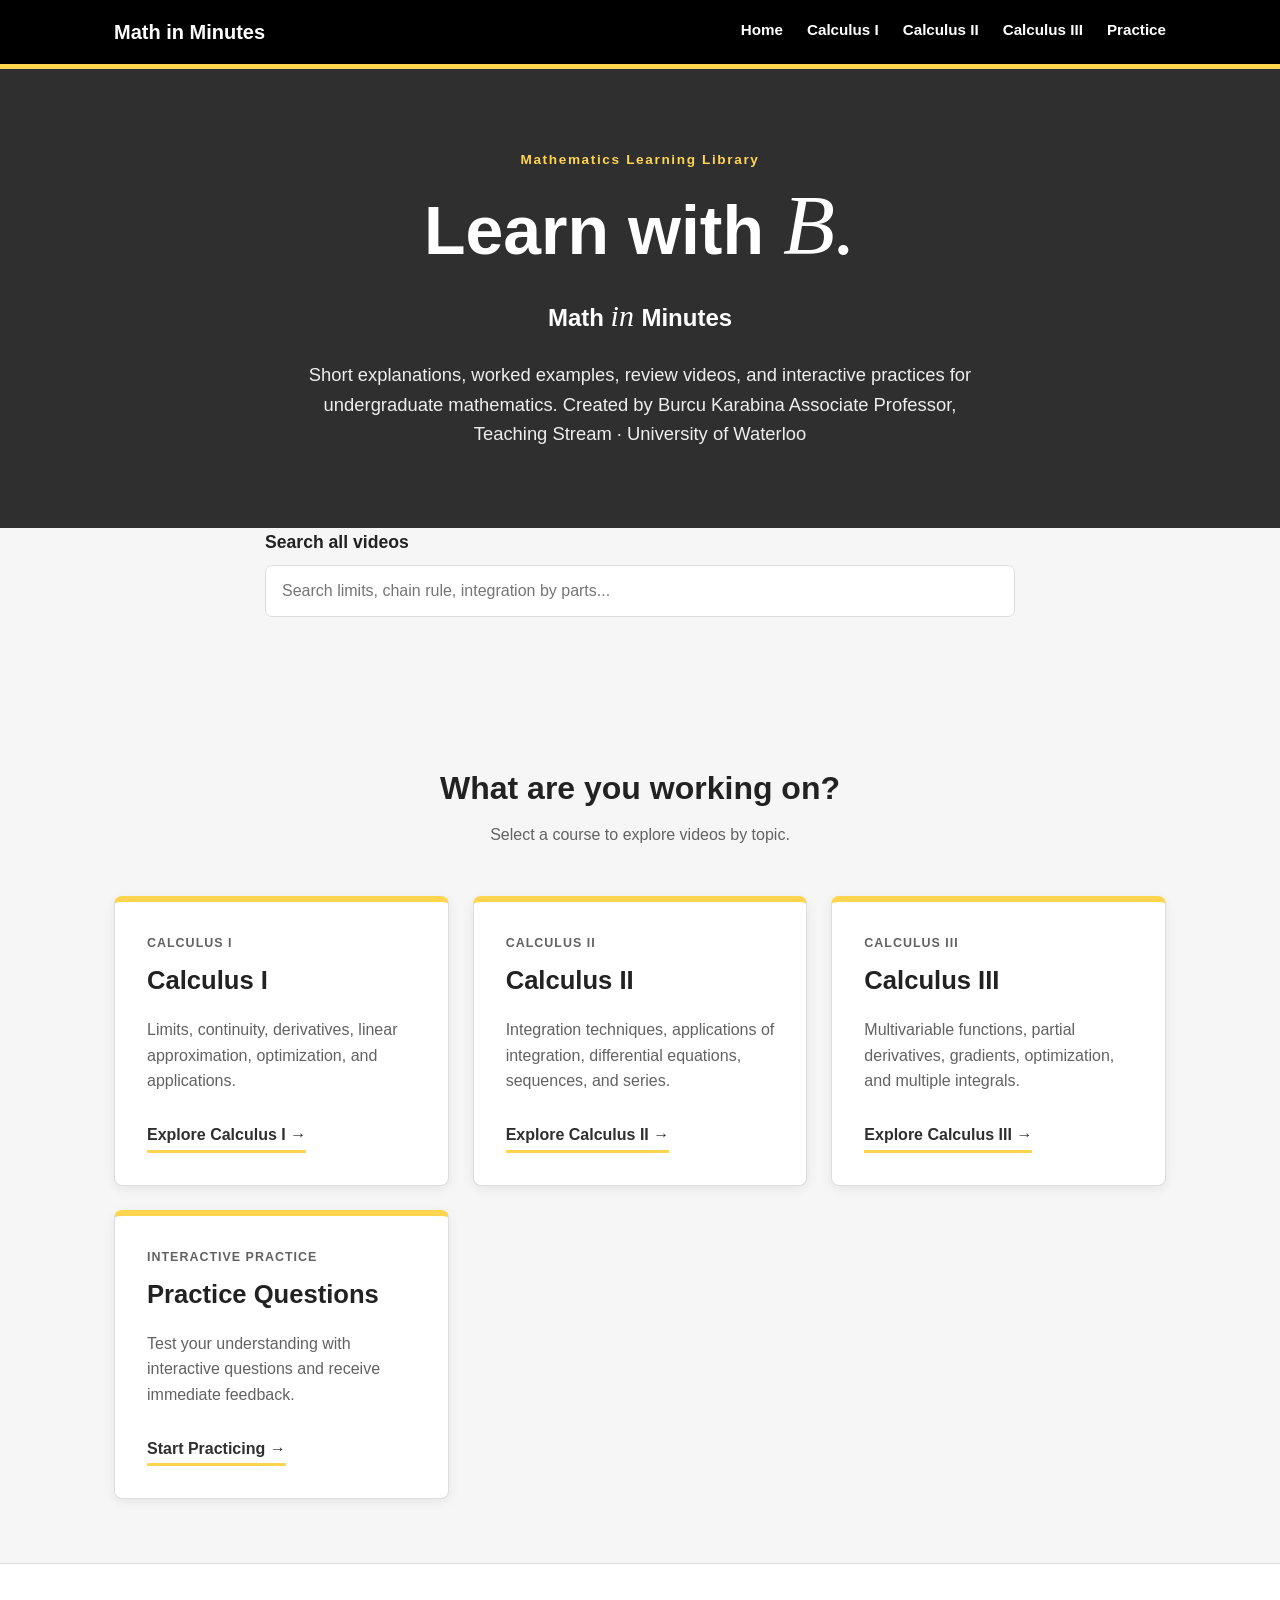
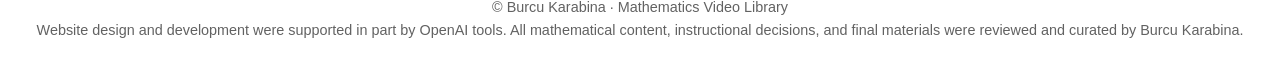
<file: index.html>
<!DOCTYPE html>
<html lang="en">
<head>
  <meta charset="UTF-8">
  <meta name="viewport" content="width=device-width, initial-scale=1.0">

  <title>Math in Minutes | Burcu Karabina</title>

  <link rel="stylesheet" href="style.css">
</head>

<body>

  <header class="site-header">
    <div class="header-inner">
      <a class="site-title" href="index.html">Math in Minutes</a>

      <nav aria-label="Main navigation">
  <a href="index.html">Home</a>
  <a href="calculus-1.html">Calculus I</a>
  <a href="calculus-2.html">Calculus II</a>
  <a href="calculus-3.html">Calculus III</a>
  <a href="practice.html">Practice</a>
</nav>
    </div>
  </header>

  <section class="hero">
    <div class="hero-content">
      <p class="eyebrow">Mathematics Learning Library</p>

      <h1>Learn with <span class="fancy-b">B.</span></h1>
      <h2>Math <span class="fancy-b">in </span> Minutes</h2>

      <p class="hero-text">
        Short explanations, worked examples, review videos, and interactive practices
        for undergraduate mathematics. Created by Burcu Karabina
Associate Professor, Teaching Stream · University of Waterloo
      </p>
    </div>
  </section>
<section class="global-search-section">

  <label for="global-search">Search all videos</label>

  <input
    type="search"
    id="global-search"
    placeholder="Search limits, chain rule, integration by parts..."
  >

  <div id="search-results"></div>

</section>
  <main>

    <section class="intro">
      <h2>What are you working on?</h2>

      <p>
        Select a course to explore videos by topic.
      </p>
    </section>

    <section class="courses" aria-label="Available courses">

      <article class="course-card">
        <p class="course-label">CALCULUS I</p>

        <h2>Calculus I</h2>

        <p>
          Limits, continuity, derivatives, linear approximation,
          optimization, and applications.
        </p>

        <a class="course-link" href="calculus-1.html">
          Explore Calculus I →
        </a>
      </article>

      <article class="course-card">
        <p class="course-label">CALCULUS II</p>

        <h2>Calculus II</h2>

        <p>
          Integration techniques, applications of integration,
          differential equations, sequences, and series.
        </p>

        <a class="course-link" href="calculus-2.html">
          Explore Calculus II →
        </a>
      </article>

      <article class="course-card">
        <p class="course-label">CALCULUS III</p>

        <h2>Calculus III</h2>

        <p>
          Multivariable functions, partial derivatives,
          gradients, optimization, and multiple integrals.
        </p>

        <a class="course-link" href="calculus-3.html">
          Explore Calculus III →
        </a>
      </article>
      <article class="course-card">
  <p class="course-label">INTERACTIVE PRACTICE</p>

  <h2>Practice Questions</h2>

  <p>
    Test your understanding with interactive questions
    and receive immediate feedback.
  </p>

  <a class="course-link" href="practice.html">
    Start Practicing →
  </a>
</article>

    </section>

  </main>

  <footer>
    <p>© Burcu Karabina · Mathematics Video Library</p>
     <p>
    Website design and development were supported in part by OpenAI tools.
    All mathematical content, instructional decisions, and final materials
    were reviewed and curated by Burcu Karabina.
  </p>
  </footer>
<script src="videos.js"></script>

<script>
  const searchInput = document.getElementById("global-search");
  const resultsContainer = document.getElementById("search-results");

  searchInput.addEventListener("input", () => {
    const term = searchInput.value.toLowerCase().trim();

    resultsContainer.innerHTML = "";

    if (term === "") {
      return;
    }

    const matches = videos.filter(video =>
      video.title.toLowerCase().includes(term) ||
      video.topic.toLowerCase().includes(term) ||
      video.section.toLowerCase().includes(term) ||
      video.description.toLowerCase().includes(term) ||
      video.courseName.toLowerCase().includes(term)
    );

    if (matches.length === 0) {
      resultsContainer.innerHTML =
        '<p class="no-results">No matching videos found.</p>';
      return;
    }

    matches.forEach(video => {
      const result = document.createElement("a");

      result.className = "search-result";

      result.href = `${video.page}#${video.id}`;

      result.innerHTML = `
        <span class="search-course">
          ${video.courseName}
        </span>

        <strong>${video.title}</strong>

        <span>${video.section}</span>
      `;

      resultsContainer.appendChild(result);
    });
  });
</script>
</body>
</html>
</file>
<file: style.css>
/* =========================================
   UW-INSPIRED COLOUR PALETTE
========================================= */

:root {
  --uw-black: #000000;
  --uw-charcoal: #2f2f2f;

  --uw-gold: #ffd54f;
  --uw-light-gold: #fff6cc;

  --uw-teal: #007c89;

  --background: #f6f6f6;
  --surface: #ffffff;

  --text: #222222;
  --muted-text: #626262;
  --border: #dddddd;

  --max-width: 1100px;

  /* Practice activity accents */
  --sorting-bank-bg: #ffeaa0;
  --sorting-drop-bg: #fff4cc;
}


/* =========================================
   BASE
========================================= */

* {
  box-sizing: border-box;
}

html {
  scroll-behavior: smooth;
}

body {
  margin: 0;

  font-family:
    Arial,
    Helvetica,
    sans-serif;

  background: var(--background);
  color: var(--text);

  line-height: 1.6;
}

a {
  color: inherit;
}


/* =========================================
   NAVIGATION
========================================= */

.site-header {
  background: var(--uw-black);
  color: white;

  border-bottom: 5px solid var(--uw-gold);
}

.header-inner {
  max-width: var(--max-width);

  margin: 0 auto;
  padding: 1rem 1.5rem;

  display: flex;
  align-items: center;
  justify-content: space-between;

  gap: 2rem;
}

.site-title {
  font-size: 1.25rem;
  font-weight: 700;

  text-decoration: none;
}

nav {
  display: flex;
  gap: 1.5rem;
}

nav a {
  color: white;

  font-size: 0.95rem;
  font-weight: 600;

  text-decoration: none;

  padding-bottom: 3px;
}

nav a:hover {
  border-bottom: 3px solid var(--uw-gold);
}


/* =========================================
   HERO
========================================= */

.hero {
  background: var(--uw-charcoal);
  color: white;

  padding: 5rem 1.5rem;
}

.hero-content {
  max-width: var(--max-width);

  margin: 0 auto;
  text-align: center;
}

.eyebrow {
  margin: 0 0 0.5rem;

  color: var(--uw-gold);

  font-size: 0.85rem;
  font-weight: 700;

  letter-spacing: 0.12em;
}

.hero h1 {
  margin: 0;

  font-size: clamp(2.5rem, 6vw, 4.25rem);
  line-height: 1.1;
}

.hero-text {
  max-width: 700px;

  margin: 1rem auto 0;

  color: #eeeeee;

  font-size: 1.15rem;
}


/* =========================================
   MAIN CONTENT
========================================= */

main {
  max-width: var(--max-width);

  margin: 0 auto;
  padding: 3.5rem 1.5rem 4rem;
}

.intro {
  max-width: 700px;

  margin: 0 auto 3rem;

  text-align: center;
}

.intro h2 {
  margin-bottom: 0.5rem;

  font-size: 2rem;
}

.intro p {
  margin-top: 0;

  color: var(--muted-text);
}


/* =========================================
   LEARN WITH B
========================================= */

.fancy-b {
  font-family:
    "Snell Roundhand",
    "Brush Script MT",
    "Segoe Script",
    cursive;

  font-size: 1.25em;
  font-weight: 400;
  font-style: italic;
}


/* =========================================
   COURSE CARDS
========================================= */

.courses {
  display: grid;

  grid-template-columns:
    repeat(auto-fit, minmax(250px, 1fr));

  gap: 1.5rem;
}

.course-card {
  background: var(--surface);

  border: 1px solid var(--border);
  border-top: 6px solid var(--uw-gold);

  border-radius: 8px;

  padding: 2rem;

  box-shadow:
    0 3px 12px rgba(0, 0, 0, 0.07);

  transition:
    transform 0.2s ease,
    box-shadow 0.2s ease;
}

.course-card:hover {
  transform: translateY(-4px);

  box-shadow:
    0 8px 20px rgba(0, 0, 0, 0.11);
}

.course-label {
  margin: 0 0 0.4rem;

  color: var(--uw-teal);

  font-size: 0.78rem;
  font-weight: 700;

  letter-spacing: 0.08em;
}

.course-card h2 {
  margin: 0 0 0.75rem;

  font-size: 1.6rem;
}

.course-card p {
  color: var(--muted-text);
}

.course-link {
  display: inline-block;

  margin-top: 0.75rem;

  color: var(--uw-charcoal);

  font-weight: 700;
  text-decoration: none;

  border-bottom: 3px solid var(--uw-gold);

  padding-bottom: 2px;
}

.course-link:hover {
  background: var(--uw-light-gold);
}


/* =========================================
   ACCESSIBILITY
========================================= */

a:focus-visible,
button:focus-visible,
input:focus-visible,
select:focus-visible,
.-item:focus-visible {
  outline: 3px solid var(--uw-teal);
  outline-offset: 4px;
}


/* =========================================
   FOOTER
========================================= */

footer {
  background: white;

  border-top: 1px solid var(--border);

  padding: 2rem 1.5rem;

  text-align: center;

  color: var(--muted-text);

  font-size: 0.9rem;
}

footer p {
  margin: 0;
}


/* =========================================
   COURSE PAGE
========================================= */

.course-hero {
  background: var(--uw-charcoal);
  color: white;

  padding: 3.5rem 1.5rem;
}

.course-hero-content {
  max-width: var(--max-width);

  margin: 0 auto;
}

.course-hero h1 {
  margin: 0;

  font-size: clamp(2.4rem, 5vw, 3.5rem);
}

.course-hero p {
  max-width: 700px;

  margin-top: 0.75rem;

  color: #eeeeee;
}


/* =========================================
   VIDEO SECTIONS
========================================= */

.video-section {
  margin-bottom: 4rem;
}

.video-section h2 {
  margin-bottom: 1.5rem;

  font-size: 1.8rem;
}


/* =========================================
   VIDEO GRID
========================================= */

.video-grid {
  display: grid;

  grid-template-columns:
    repeat(auto-fit, minmax(280px, 1fr));

  gap: 1.5rem;
}


/* =========================================
   VIDEO CARDS
========================================= */

.video-card {
  background: var(--surface);

  border: 1px solid var(--border);

  border-radius: 8px;

  overflow: hidden;

  box-shadow:
    0 3px 12px rgba(0, 0, 0, 0.07);

  scroll-margin-top: 100px;
}

.video-card:target {
  outline: 4px solid var(--uw-gold);
  outline-offset: 4px;
}

.video-placeholder {
  aspect-ratio: 16 / 9;

  background: var(--uw-charcoal);
  color: white;

  display: flex;
  align-items: center;
  justify-content: center;

  text-align: center;

  font-weight: 700;
}

.video-card-content {
  padding: 1.5rem;
}

.video-topic {
  margin: 0 0 0.3rem;

  color: var(--uw-teal);

  font-size: 0.75rem;
  font-weight: 700;

  letter-spacing: 0.08em;
}

.video-card h3 {
  margin: 0 0 0.5rem;

  font-size: 1.25rem;
}

.video-card p {
  color: var(--muted-text);
}


/* =========================================
   RESPONSIVE VIDEO EMBEDS
========================================= */

.video-wrapper {
  position: relative;

  width: 100%;
  aspect-ratio: 16 / 9;

  background: var(--uw-black);
}

.video-wrapper iframe {
  width: 100%;
  height: 100%;

  display: block;

  border: 0;
}


/* =========================================
   GLOBAL VIDEO SEARCH
========================================= */

.global-search-section {
  max-width: 750px;

  margin: 0 auto 4rem;
}

.global-search-section label {
  display: block;

  margin-bottom: 0.5rem;

  font-weight: 700;
  font-size: 1.1rem;
}

#global-search {
  width: 100%;

  padding: 1rem;

  border: 1px solid var(--border);
  border-radius: 7px;

  background: white;

  font-size: 1rem;
}

#global-search:focus {
  outline: 3px solid var(--uw-teal);
  outline-offset: 2px;
}

#search-results {
  margin-top: 0.75rem;
}

.search-result {
  display: grid;
  gap: 0.15rem;

  padding: 1rem;

  background: white;

  border: 1px solid var(--border);
  border-bottom: none;

  color: var(--text);
  text-decoration: none;
}

.search-result:first-child {
  border-radius: 7px 7px 0 0;
}

.search-result:last-child {
  border-bottom: 1px solid var(--border);
  border-radius: 0 0 7px 7px;
}

.search-result:only-child {
  border-bottom: 1px solid var(--border);
  border-radius: 7px;
}

.search-result:hover {
  background: var(--uw-light-gold);
}

.search-course {
  color: var(--uw-teal);

  font-size: 0.75rem;
  font-weight: 700;

  letter-spacing: 0.06em;
  text-transform: uppercase;
}

.search-result strong {
  font-size: 1.05rem;
}

.search-result span:last-child {
  color: var(--muted-text);
  font-size: 0.9rem;
}


/* =========================================
   INTERACTIVE PRACTICE
========================================= */

.practice-intro {
  max-width: 750px;

  margin-bottom: 3rem;
}

.practice-intro h2 {
  margin-bottom: 0.5rem;

  font-size: 2rem;
}

.practice-intro p {
  color: var(--muted-text);
}

.practice-section {
  margin-bottom: 4rem;
}

.practice-section > h2 {
  margin-bottom: 1.5rem;
  padding-bottom: 0.5rem;

  border-bottom: 4px solid var(--uw-gold);

  font-size: 1.8rem;
}


/* =========================================
   QUESTION CARDS
========================================= */

.question-card {
  background: var(--surface);

  border: 1px solid var(--border);
  border-radius: 8px;

  padding: 2rem;

  margin-bottom: 1.5rem;

  box-shadow:
    0 3px 12px rgba(0, 0, 0, 0.06);
}

.question-number {
  margin: 0 0 0.5rem;

  color: var(--uw-teal);

  font-size: 0.8rem;
  font-weight: 700;

  text-transform: uppercase;
  letter-spacing: 0.08em;
}

.question-card h3 {
  margin-top: 0;

  font-size: 1.15rem;
}


/* =========================================
   MULTIPLE CHOICE
========================================= */

.question-choices {
  display: grid;
  gap: 0.75rem;

  margin: 1.5rem 0;
}

.question-choice {
  display: flex;
  align-items: center;

  gap: 0.75rem;

  padding: 0.85rem 1rem;

  border: 1px solid var(--border);
  border-radius: 6px;

  cursor: pointer;

  background: white;
}

.question-choice:hover {
  background: var(--uw-light-gold);
}

.question-choice input {
  width: 18px;
  height: 18px;
}

/* =========================================
   RANDOMIZED MULTI-SELECT
========================================= */

.multi-select-options {
  display: flex;
  flex-direction: column;
  gap: 0.85rem;

  margin: 1.5rem 0;
}

.multi-select-option {
  display: flex;
  align-items: flex-start;

  gap: 0.9rem;

  padding: 1rem 1.1rem;

  background: white;

  border: 2px solid var(--border);
  border-radius: 10px;

  cursor: pointer;
}

.multi-select-option:hover {
  border-color: var(--uw-gold);
}

.multi-select-option input {
  margin-top: 0.25rem;

  transform: scale(1.15);
}

.multi-select-content {
  line-height: 1.6;
}

.multi-select-option.multi-select-correct {
  border-color: #2e7d32;
  background: #e8f5e9;
}

.multi-select-option.multi-select-incorrect {
  border-color: #c46a00;
  background: #fff3e0;
}

.multi-select-explanations {
  margin-top: 1rem;
}

.randomized-multi-select-question .random-question-actions {
  margin-top: 1.25rem;
}


/* =========================================
   BUTTONS
========================================= */

.check-answer {
  background: var(--uw-black);
  color: white;

  border: none;
  border-radius: 6px;

  padding: 0.75rem 1.25rem;

  font-size: 0.95rem;
  font-weight: 700;

  cursor: pointer;
}

.check-answer:hover {
  background: var(--uw-charcoal);
}


/* =========================================
   FEEDBACK
========================================= */

.question-feedback {
  margin-top: 1rem;

  padding: 1rem;

  border-radius: 6px;

  display: none;
}

.question-feedback:not(:empty) {
  display: block;
}

.feedback-correct {
  background: #e8f5e9;

  border-left: 5px solid #2e7d32;
}

.feedback-incorrect {
  background: #fff3e0;

  border-left: 5px solid #ef6c00;
}

.feedback-neutral {
  background: #f5f5f5;

  border-left: 5px solid var(--uw-charcoal);
}


/* =========================================
   SORTING BUCKET QUESTIONS
========================================= */

.sorting-question {
  padding: 2rem;
}

.sorting-instructions {
  margin-bottom: 1.5rem;

  color: var(--muted-text);

  line-height: 1.6;
}


/* Top bank */

.sorting-bank {
  margin: 1.5rem 0 0;

  border: 4px solid var(--uw-charcoal);
  border-bottom: 0;

  background: var(--sorting-bank-bg);

  padding: 1.25rem;
}

.sorting-bank h4 {
  margin: 0 0 1rem;

  font-size: 1.05rem;
  font-weight: 700;
}


/* Items waiting to be sorted */

.sorting-item-container {
  display: flex;
  flex-wrap: wrap;

  align-items: flex-start;

  gap: 0.9rem;
}

.sorting-item {
  display: inline-flex;
  align-items: center;

  gap: 0.55rem;

  min-height: 66px;

  padding: 0.85rem 1.1rem;

  background: white;

  border: 3px solid var(--uw-charcoal);
  border-radius: 9px;

  cursor: grab;

  transition:
    transform 0.15s ease,
    box-shadow 0.15s ease,
    border-color 0.15s ease,
    background 0.15s ease;
}

.sorting-item:hover {
  transform: translateY(-2px);

  box-shadow:
    0 4px 10px rgba(0, 0, 0, 0.12);
}

.sorting-item.selected {
  border-color: var(--uw-teal);

  background: #eefafa;
}

.sorting-item.dragging {
  opacity: 0.6;
}

.sorting-item-number {
  color: var(--uw-teal);

  font-weight: 700;
}

.sorting-item-content {
  font-size: 1.05rem;
}


/* Bottom bucket area */

.sorting-buckets {
  display: grid;

  grid-template-columns:
    repeat(auto-fit, minmax(220px, 1fr));

  gap: 1rem;

  margin-bottom: 1.5rem;

  padding: 1.25rem;

  border: 4px solid var(--uw-charcoal);

  background: white;
}

.sorting-bucket {
  background: white;

  border: 3px solid var(--uw-charcoal);
  border-radius: 10px;

  overflow: hidden;
}

.sorting-bucket-title {
  padding: 0.85rem 1rem;

  background: white;
  color: var(--text);

  border-bottom: 3px solid var(--uw-charcoal);

  text-align: center;

  font-size: 1rem;
  font-weight: 700;
}

.sorting-dropzone {
  min-height: 110px;

  padding: 0.85rem;

  background: var(--sorting-drop-bg);

  display: flex;
  flex-direction: column;

  gap: 0.7rem;

  transition:
    background 0.15s ease,
    outline 0.15s ease;
}

.sorting-dropzone.drag-over {
  background: var(--uw-light-gold);

  outline: 3px dashed var(--uw-charcoal);
  outline-offset: -6px;
}


/* Items after they are placed */

.sorting-dropzone .sorting-item {
  width: 100%;

  background: white;
}


/* Accessible click alternative */

.sorting-place-button {
  width: calc(100% - 1.5rem);

  margin: 0 0.75rem 0.75rem;

  padding: 0.65rem 0.8rem;

  background: white;

  border: 1px solid var(--border);
  border-radius: 6px;

  font-size: 0.88rem;
  font-weight: 600;

  cursor: pointer;
}

.sorting-place-button:hover {
  background: var(--uw-light-gold);
}


/* Sorting feedback */

.sorting-item.sorting-correct {
  border-color: #2e7d32;

  background: #e8f5e9;
}

.sorting-item.sorting-incorrect {
  border-color: #c46a00;

  background: #fff3e0;
}

.sorting-summary {
  margin-top: 1rem;
}


/* =========================================
   MOBILE
========================================= */

@media (max-width: 700px) {

  .header-inner {
    flex-direction: column;
    align-items: flex-start;

    gap: 0.75rem;
  }

  nav {
    flex-wrap: wrap;

    gap: 0.75rem 1.25rem;
  }

  .hero {
    padding: 3.5rem 1rem;
  }

  main {
    padding:
      2.5rem 1rem
      3rem;
  }

  .course-card {
    padding: 1.5rem;
  }

  .question-card {
    padding: 1.25rem;
  }

  .sorting-question {
    padding: 1.25rem;
  }

  .sorting-bank {
    padding: 0.85rem;
  }

  .sorting-item {
    width: 100%;
  }

  .sorting-buckets {
    grid-template-columns: 1fr;

    padding: 1rem;
  }
}

/* =========================================
   TWO-STAGE CLASSIFICATION
========================================= */

.two-stage-question {
  padding: 2rem;
}

.two-stage-part {
  margin-top: 1.5rem;
}

.two-stage-heading {
  margin: 0 0 1rem;

  font-size: 1.05rem;
  font-weight: 700;
}


/* Table-style layout */

.two-stage-table {
  border: 1px solid var(--border);
  border-radius: 8px;

  overflow: hidden;

  margin-bottom: 1.25rem;
}

.two-stage-header,
.two-stage-row {
  display: grid;

  grid-template-columns:
    minmax(0, 2fr)
    minmax(170px, 1fr);

  align-items: center;
}

.two-stage-header {
  background: var(--uw-charcoal);
  color: white;

  font-weight: 700;
}

.two-stage-header > div,
.two-stage-row > div {
  padding: 0.9rem 1rem;
}

.two-stage-row {
  background: white;

  border-top: 1px solid var(--border);
}

.two-stage-integral {
  font-size: 1.05rem;
}

.two-stage-answer {
  border-left: 1px solid var(--border);
}


/* Dropdowns */

.two-stage-select {
  width: 100%;

  padding: 0.65rem 0.75rem;

  background: white;

  border: 1px solid var(--border);
  border-radius: 6px;

  font-size: 0.95rem;

  cursor: pointer;
}

.two-stage-select:focus {
  outline: 3px solid var(--uw-teal);
  outline-offset: 2px;
}


/* Correct / incorrect selections */

.two-stage-select.two-stage-correct {
  border: 2px solid #2e7d32;
  background: #e8f5e9;
}

.two-stage-select.two-stage-incorrect {
  border: 2px solid #ef6c00;
  background: #fff3e0;
}


/* Part II reveal */

.stage2-part {
  margin-top: 2rem;

  padding-top: 1.5rem;

  border-top: 4px solid var(--uw-gold);
}

.stage2-part[hidden] {
  display: none;
}


/* Buttons */

.stage1-check-button {
  margin-top: 0.25rem;
}

.stage2-feedback,
.stage1-feedback {
  margin-top: 1rem;
}


/* Mobile */

@media (max-width: 700px) {

  .two-stage-question {
    padding: 1.25rem;
  }

  .two-stage-header,
  .two-stage-row {
    grid-template-columns: 1fr;
  }

  .two-stage-header > div:last-child {
    display: none;
  }

  .two-stage-answer {
    border-left: none;
    border-top: 1px solid var(--border);

    padding-top: 0.75rem;
  }

  .two-stage-select {
    width: 100%;
  }
}
/* =========================================
   DRAG-ORDER QUESTIONS
========================================= */

.drag-order-question {
  padding: 2rem;
}


/* Smallest / Largest labels */

.drag-order-labels {
  display: flex;
  justify-content: space-between;

  margin: 1.5rem 0 0.6rem;

  color: var(--muted-text);

  font-size: 0.9rem;
  font-weight: 700;
}


/* Horizontal ordering area */

.drag-order-list {
  display: grid;

  grid-template-columns:
    repeat(4, minmax(0, 1fr));

  gap: 1rem;

  margin-bottom: 1.5rem;
}


/* Individual draggable cards */

.drag-order-item {
  min-height: 120px;

  display: flex;
  flex-direction: column;
  align-items: center;
  justify-content: center;

  gap: 0.6rem;

  padding: 1rem;

  background: white;

  border: 2px solid var(--uw-charcoal);
  border-radius: 10px;

  cursor: grab;

  text-align: center;

  transition:
    transform 0.15s ease,
    box-shadow 0.15s ease,
    border-color 0.15s ease,
    background 0.15s ease;
}

.drag-order-item:hover {
  transform: translateY(-2px);

  box-shadow:
    0 4px 10px rgba(0, 0, 0, 0.12);

  border-color: var(--uw-gold);
}

.drag-order-item.dragging {
  opacity: 0.55;

  cursor: grabbing;
}



/* Integral content */

.drag-order-content {
  font-size: 1rem;
}


/* Correct / incorrect positions */

.drag-order-item.drag-order-correct {
  border-color: #2e7d32;

  background: #e8f5e9;
}

.drag-order-item.drag-order-incorrect {
  border-color: #ef6c00;

  background: #fff3e0;
}


/* Feedback */

.drag-order-feedback {
  margin-top: 1rem;
}


/* =========================================
   TABLET / MOBILE
========================================= */

@media (max-width: 850px) {

  .drag-order-list {
    grid-template-columns:
      repeat(2, minmax(0, 1fr));
  }

}


@media (max-width: 550px) {

  .drag-order-question {
    padding: 1.25rem;
  }

  .drag-order-list {
    grid-template-columns: 1fr;
  }

  .drag-order-labels {
    display: none;
  }

  .drag-order-item {
    min-height: 90px;
  }
}
/* =========================================
   LOGICAL ORDER
========================================= */

.logical-order-question {
  padding: 2rem;
}

.logical-order-prompt {
  margin: 1rem 0 1.5rem;
  padding: 1rem 1.25rem;

  background: var(--drag-bank-bg);
  border: 2px solid var(--drag-border);
  border-radius: 10px;

  font-weight: 600;
}

.logical-order-list {
  display: flex;
  flex-direction: column;

  gap: 0.8rem;

  margin: 1.5rem 0;
}

.logical-order-item {
  position: relative;

  padding: 1rem 1.25rem;

  background: var(--drag-card-bg);

  border: 2px solid var(--drag-border);
  border-radius: 10px;

  cursor: grab;

  box-shadow:
    0 2px 6px rgba(0, 0, 0, 0.08);

  transition:
    transform 0.15s ease,
    box-shadow 0.15s ease,
    border-color 0.15s ease,
    background 0.15s ease;
}

.logical-order-item:hover {
  transform: translateY(-1px);

  box-shadow:
    0 4px 10px rgba(0, 0, 0, 0.12);

  border-color: var(--uw-gold);
}

.logical-order-item.dragging {
  opacity: 0.55;
  cursor: grabbing;
}

.logical-order-content {
  display: block;

  line-height: 1.6;
}

.logical-order-item.logical-order-correct {
  border-color: #2e7d32;
  background: #e8f5e9;
}

.logical-order-item.logical-order-incorrect {
  border-color: #ef6c00;
  background: #fff3e0;
}

.logical-order-feedback {
  margin-top: 1rem;
}

@media (max-width: 600px) {

  .logical-order-question {
    padding: 1.25rem;
  }

  .logical-order-item {
    padding: 0.9rem 1rem;
  }

}
/* =========================================
   INTEGRAL BUILDER
========================================= */

.integral-builder-question {
  padding: 2rem;
}

.integral-builder-prompt {
  margin: 1.25rem 0 2rem;

  padding: 1rem 1.25rem;

  background: var(--sorting-bank-bg);

  border: 2px solid var(--uw-charcoal);
  border-radius: 10px;

  font-size: 1.05rem;
  font-weight: 600;
}


.integral-builder-expression {
  display: flex;
  align-items: center;
  justify-content: center;
  flex-wrap: wrap;

  gap: 0.55rem;

  margin: 2rem 0 2.5rem;

  font-size: 1.4rem;
}


.integral-builder-prefix {
  font-size: 1.5rem;
  font-weight: 600;
}


.integral-builder-integral {
  position: relative;

  display: inline-flex;
  align-items: center;
  justify-content: flex-start;

  width: 155px;
  height: 155px;

  margin: 0 0.5rem;
}


.integral-symbol {
  font-family: serif;

  font-size: 5.5rem;
  font-weight: 400;

  line-height: 1;

  margin-left: 8px;
}

.integral-upper,
.integral-lower {
  position: absolute;

  width: 72px;

  padding: 0.3rem 0.35rem;

  font-size: 0.9rem;

  text-align: center;
}


.integral-upper {
  top: -18px;
  left: 62px;
}

.integral-lower {
  bottom: -18px;
  left: 62px;
}


.integral-builder-select {
  padding: 0.45rem 0.55rem;

  background: white;

  border: 2px solid var(--uw-charcoal);
  border-radius: 7px;

  font-size: 1rem;

  cursor: pointer;
}


.integral-integrand {
  min-width: 145px;

  font-size: 1.1rem;
}


.integral-builder-parenthesis {
  font-family: serif;

  font-size: 2.25rem;
}


.integral-builder-differential {
  font-family: serif;

  font-style: italic;

  font-size: 1.35rem;
}


.integral-builder-select.builder-correct {
  border-color: #2e7d32;

  background: #e8f5e9;
}


.integral-builder-select.builder-incorrect {
  border-color: #c46a00;

  background: #fff3e0;
}


.integral-builder-question .random-question-actions {
  margin-top: 1.5rem;
}


/* Mobile */

@media (max-width: 700px) {

  .integral-builder-question {
    padding: 1.25rem;
  }

  .integral-builder-expression {
    justify-content: flex-start;

    gap: 0.4rem;
  }

  .integral-integrand {
    min-width: 125px;
  }
}

/* =========================================
   STATEMENT BUILDER
========================================= */

.statement-builder-question {
  padding: 2rem;
}


.statement-builder-limit,
.statement-builder-answer-section {
  margin: 1.5rem 0;
}


.statement-builder-limit-math {
  margin-top: 0.75rem;

  font-size: 1.25rem;
}


.statement-builder-answer {
  min-height: 90px;

  margin-top: 0.75rem;

  padding: 1rem 1.25rem;

  display: flex;
  align-items: center;
  flex-wrap: wrap;

  gap: 0.55rem;

  background: white;

  border: 3px solid var(--uw-charcoal);
  border-radius: 10px;
}


.statement-builder-placeholder {
  color: var(--muted-text);

  font-style: italic;
}


.statement-answer-piece {
  display: inline-flex;
  align-items: center;

  padding: 0.35rem 0.2rem;

  font-size: 1.05rem;
}


.statement-builder-bank {
  margin-top: 2rem;

  padding: 1.25rem;

  background: var(--sorting-bank-bg);

  border: 3px solid var(--uw-charcoal);
  border-radius: 10px;
}


.statement-builder-bank h4 {
  margin: 0 0 1rem;

  font-size: 1.05rem;
}


.statement-builder-buttons {
  display: flex;
  flex-wrap: wrap;

  gap: 0.75rem;
}


.statement-piece-button {
  min-height: 55px;

  padding: 0.7rem 1rem;

  background: white;

  border: 2px solid var(--uw-charcoal);
  border-radius: 8px;

  font-size: 1rem;

  cursor: pointer;

  transition:
    transform 0.15s ease,
    border-color 0.15s ease,
    background 0.15s ease;
}


.statement-piece-button:hover:not(:disabled) {
  transform: translateY(-1px);

  border-color: var(--uw-gold);
}


.statement-piece-button.statement-piece-used {
  opacity: 0.4;

  cursor: default;
}


.statement-builder-edit {
  display: flex;
  flex-wrap: wrap;

  gap: 0.75rem;

  margin-top: 1rem;
}


.statement-delete-button,
.statement-reset-button {
  padding: 0.7rem 1rem;

  background: white;

  border: 2px solid var(--uw-charcoal);
  border-radius: 7px;

  font-weight: 600;

  cursor: pointer;
}


.statement-delete-button:hover,
.statement-reset-button:hover {
  background: var(--uw-light-gold);
}


.statement-builder-question .random-question-actions {
  margin-top: 1.5rem;
}


/* Mobile */

@media (max-width: 700px) {

  .statement-builder-question {
    padding: 1.25rem;
  }

  .statement-piece-button {
    width: 100%;
  }

  .statement-builder-answer {
    align-items: flex-start;
  }

}
/* =========================================
   GRAPH CLICK QUESTIONS
========================================= */

.graph-click-question {
  padding: 2rem;
}


.graph-click-formula {
  margin: 1rem 0;

  font-size: 1.2rem;
}


.graph-click-instructions {
  margin-bottom: 1rem;

  color: var(--muted-text);
}


.graph-click-wrapper {
  max-width: 760px;

  margin: 1.5rem auto;

  padding: 1rem;

  background: white;

  border: 3px solid var(--uw-charcoal);
  border-radius: 10px;
}


.graph-click-svg {
  display: block;

  width: 100%;
  height: auto;

  cursor: crosshair;
}


.graph-click-axis {
  stroke: var(--uw-charcoal);

  stroke-width: 2;
}


.graph-click-tick {
  stroke: var(--uw-charcoal);

  stroke-width: 1.5;
}


.graph-click-label {
  fill: var(--text);

  font-size: 14px;
}


.graph-click-curve {
  fill: none;

  stroke: var(--uw-teal);

  stroke-width: 4;

  stroke-linecap: round;
  stroke-linejoin: round;
}


.graph-click-selected-point {
  fill: var(--uw-gold);

  stroke: var(--uw-charcoal);

  stroke-width: 3;
}


.graph-click-actions {
  display: flex;
  flex-wrap: wrap;

  gap: 0.75rem;

  margin-top: 1.25rem;
}


.graph-click-clear {
  padding: 0.7rem 1rem;

  background: white;

  border: 2px solid var(--uw-charcoal);
  border-radius: 7px;

  font-weight: 600;

  cursor: pointer;
}


.graph-click-clear:hover {
  background: var(--uw-light-gold);
}


@media (max-width: 700px) {

  .graph-click-question {
    padding: 1.25rem;
  }

  .graph-click-wrapper {
    padding: 0.5rem;
  }
}

/* =========================================
   FLASHCARDS
========================================= */

.flashcard-question {
  padding: 2rem;
}


/* Outer card area */
.practice-flashcard {
  min-height: 230px;

  margin: 1.75rem 0;

  perspective: 1200px;

  cursor: pointer;
}


/* The element that actually rotates */
.practice-flashcard-inner {
  position: relative;

  width: 100%;
  min-height: 230px;

  transform-style: preserve-3d;

  transition: transform 0.65s ease;
}


/* Flip state */
.practice-flashcard.flipped
.practice-flashcard-inner {
  transform: rotateY(180deg);
}


/* Shared front/back styling */
.practice-flashcard-face {
  position: absolute;

  inset: 0;

  min-height: 230px;

  padding: 2rem;

  display: flex;
  flex-direction: column;

  align-items: center;
  justify-content: center;

  text-align: center;

  background: white;

  border: 4px solid var(--uw-charcoal);
  border-radius: 14px;

  backface-visibility: hidden;
  -webkit-backface-visibility: hidden;

  transition:
    border-color 0.15s ease,
    box-shadow 0.15s ease;
}


/* Question side */
.practice-flashcard-front {
  transform: rotateY(0deg);
}


/* Answer side */
.practice-flashcard-back {
  transform: rotateY(180deg);

  background: var(--uw-light-gold);
}


/* Hover effect */
.practice-flashcard:hover
.practice-flashcard-face {
  border-color: var(--uw-gold);

  box-shadow:
    0 5px 14px rgba(0, 0, 0, 0.12);
}


/* QUESTION / ANSWER label */
.practice-flashcard-label {
  margin-bottom: 1.25rem;

  color: var(--uw-teal);

  font-size: 0.82rem;
  font-weight: 800;

  letter-spacing: 0.12em;
}


/* Main flashcard content */
.practice-flashcard-content {
  max-width: 700px;

  font-size: 1.25rem;

  line-height: 1.7;
}


/* Buttons below flashcard */
.flashcard-actions {
  display: flex;
  flex-wrap: wrap;

  gap: 0.75rem;

  margin-top: 1.25rem;
}


/* Keyboard focus */
.practice-flashcard:focus-visible {
  outline: 3px solid var(--uw-gold);
  outline-offset: 5px;
}


/* =========================================
   MOBILE
========================================= */

@media (max-width: 700px) {

  .flashcard-question {
    padding: 1.25rem;
  }


  .practice-flashcard,
  .practice-flashcard-inner,
  .practice-flashcard-face {
    min-height: 190px;
  }


  .practice-flashcard-face {
    padding: 1.5rem;
  }


  .practice-flashcard-content {
    font-size: 1.1rem;
  }

}

/* =========================================
   MATCHING
========================================= */

.matching-question {
  padding: 2rem;
}


/* Instructions */

.matching-instructions {
  margin: 1rem 0 1.5rem;

  color: var(--muted-text);
}


/* Main two-column layout */

.matching-layout {
  display: grid;

  grid-template-columns:
    minmax(0, 1fr)
    minmax(0, 1fr);

  gap: 2rem;

  margin-top: 1.5rem;
}


.matching-column {
  min-width: 0;
}


.matching-column h4 {
  margin: 0 0 1rem;

  font-size: 1.05rem;
}


/* =========================================
   FUNCTION BANK
========================================= */

.matching-bank {
  min-height: 260px;

  padding: 1rem;

  display: flex;
  flex-direction: column;

  gap: 0.85rem;

  background: var(--sorting-bank-bg);

  border: 3px solid var(--uw-charcoal);
  border-radius: 12px;
}


/* Draggable function card */

.matching-item {
  padding: 1rem 1.15rem;

  display: flex;
  align-items: center;
  justify-content: center;

  min-height: 66px;

  background: white;

  border: 2px solid var(--uw-charcoal);
  border-radius: 9px;

  text-align: center;

  cursor: grab;

  box-shadow:
    0 2px 5px rgba(0, 0, 0, 0.08);

  transition:
    transform 0.15s ease,
    border-color 0.15s ease,
    box-shadow 0.15s ease,
    background 0.15s ease;
}


.matching-item:hover {
  transform: translateY(-1px);

  border-color: var(--uw-gold);

  box-shadow:
    0 4px 9px rgba(0, 0, 0, 0.12);
}


.matching-item:active {
  cursor: grabbing;
}


.matching-item.matching-dragging {
  opacity: 0.45;
}


.matching-item-content {
  width: 100%;

  line-height: 1.6;
}


/* =========================================
   DOMAIN TARGETS
========================================= */

.matching-target-list {
  display: flex;
  flex-direction: column;

  gap: 0.85rem;
}


.matching-target {
  padding: 0.85rem;

  background: var(--sorting-drop-bg);

  border: 2px solid var(--uw-charcoal);
  border-radius: 10px;
}


.matching-target-label {
  margin-bottom: 0.65rem;

  text-align: center;

  font-size: 1.05rem;
  font-weight: 600;

  line-height: 1.5;
}


/* Drop area under each domain */

.matching-dropzone {
  min-height: 72px;

  padding: 0.45rem;

  display: flex;
  align-items: center;
  justify-content: center;

  background: white;

  border: 2px dashed var(--uw-charcoal);
  border-radius: 8px;

  transition:
    border-color 0.15s ease,
    background 0.15s ease;
}


/* Active drop target */

.matching-dropzone.matching-drop-active {
  border-color: var(--uw-gold);

  background: var(--uw-light-gold);
}


/* Function cards placed inside dropzones */

.matching-dropzone .matching-item {
  width: 100%;

  margin: 0;

  box-shadow: none;
}


/* =========================================
   CHECKING FEEDBACK
========================================= */

.matching-item.matching-correct {
  border-color: #2e7d32;

  background: #e8f5e9;
}


.matching-item.matching-incorrect {
  border-color: #c46a00;

  background: #fff3e0;
}


/* =========================================
   BUTTONS
========================================= */

.matching-actions {
  display: flex;
  flex-wrap: wrap;

  gap: 0.75rem;

  margin-top: 1.5rem;
}


.matching-reset {
  padding: 0.7rem 1rem;

  background: white;

  border: 2px solid var(--uw-charcoal);
  border-radius: 7px;

  font-weight: 600;

  cursor: pointer;

  transition:
    border-color 0.15s ease,
    background 0.15s ease;
}


.matching-reset:hover {
  border-color: var(--uw-gold);

  background: var(--uw-light-gold);
}


/* =========================================
   MOBILE
========================================= */

@media (max-width: 700px) {

  .matching-question {
    padding: 1.25rem;
  }


  .matching-layout {
    grid-template-columns: 1fr;

    gap: 1.5rem;
  }


  .matching-bank {
    min-height: auto;
  }


  .matching-item {
    min-height: 60px;

    padding: 0.9rem 1rem;
  }


  .matching-dropzone {
    min-height: 66px;
  }


  .matching-actions {
    align-items: stretch;
  }

}

/* =========================================
   CHAIN RULE BUILDER
========================================= */

.chain-rule-builder-question {
  padding: 2rem;
}


/* =========================================
   TARGET
========================================= */

.chain-rule-target {
  margin: 1rem 0 1.5rem;

  padding: 1rem 1.25rem;

  background: var(--sorting-bank-bg);

  border: 2px solid var(--uw-charcoal);
  border-radius: 10px;

  font-size: 1.1rem;
  font-weight: 600;
}

/* =========================================
   CHAIN RULE DEPENDENCY GRAPH
========================================= */

.dependency-graph {
  max-width: 720px;
  margin: 2rem auto;
  padding: 1rem;

  background: white;

  border: 3px solid var(--uw-charcoal);
  border-radius: 12px;
}


.dependency-graph-svg {
  display: block;

  width: 100%;
  height: auto;
}


.dependency-edge {
  stroke: var(--uw-charcoal);
  stroke-width: 3;

  fill: none;
}


.dependency-arrowhead {
  fill: var(--uw-charcoal);
}


.dependency-graph-node rect {
  fill: white;

  stroke: var(--uw-charcoal);
  stroke-width: 3;
}


.dependency-graph-node text {
  fill: var(--uw-charcoal);

  font-size: 24px;
  font-weight: 700;

  dominant-baseline: middle;
}


@media (max-width: 700px) {

  .dependency-graph {
    padding: 0.5rem;
  }

}
</file>
